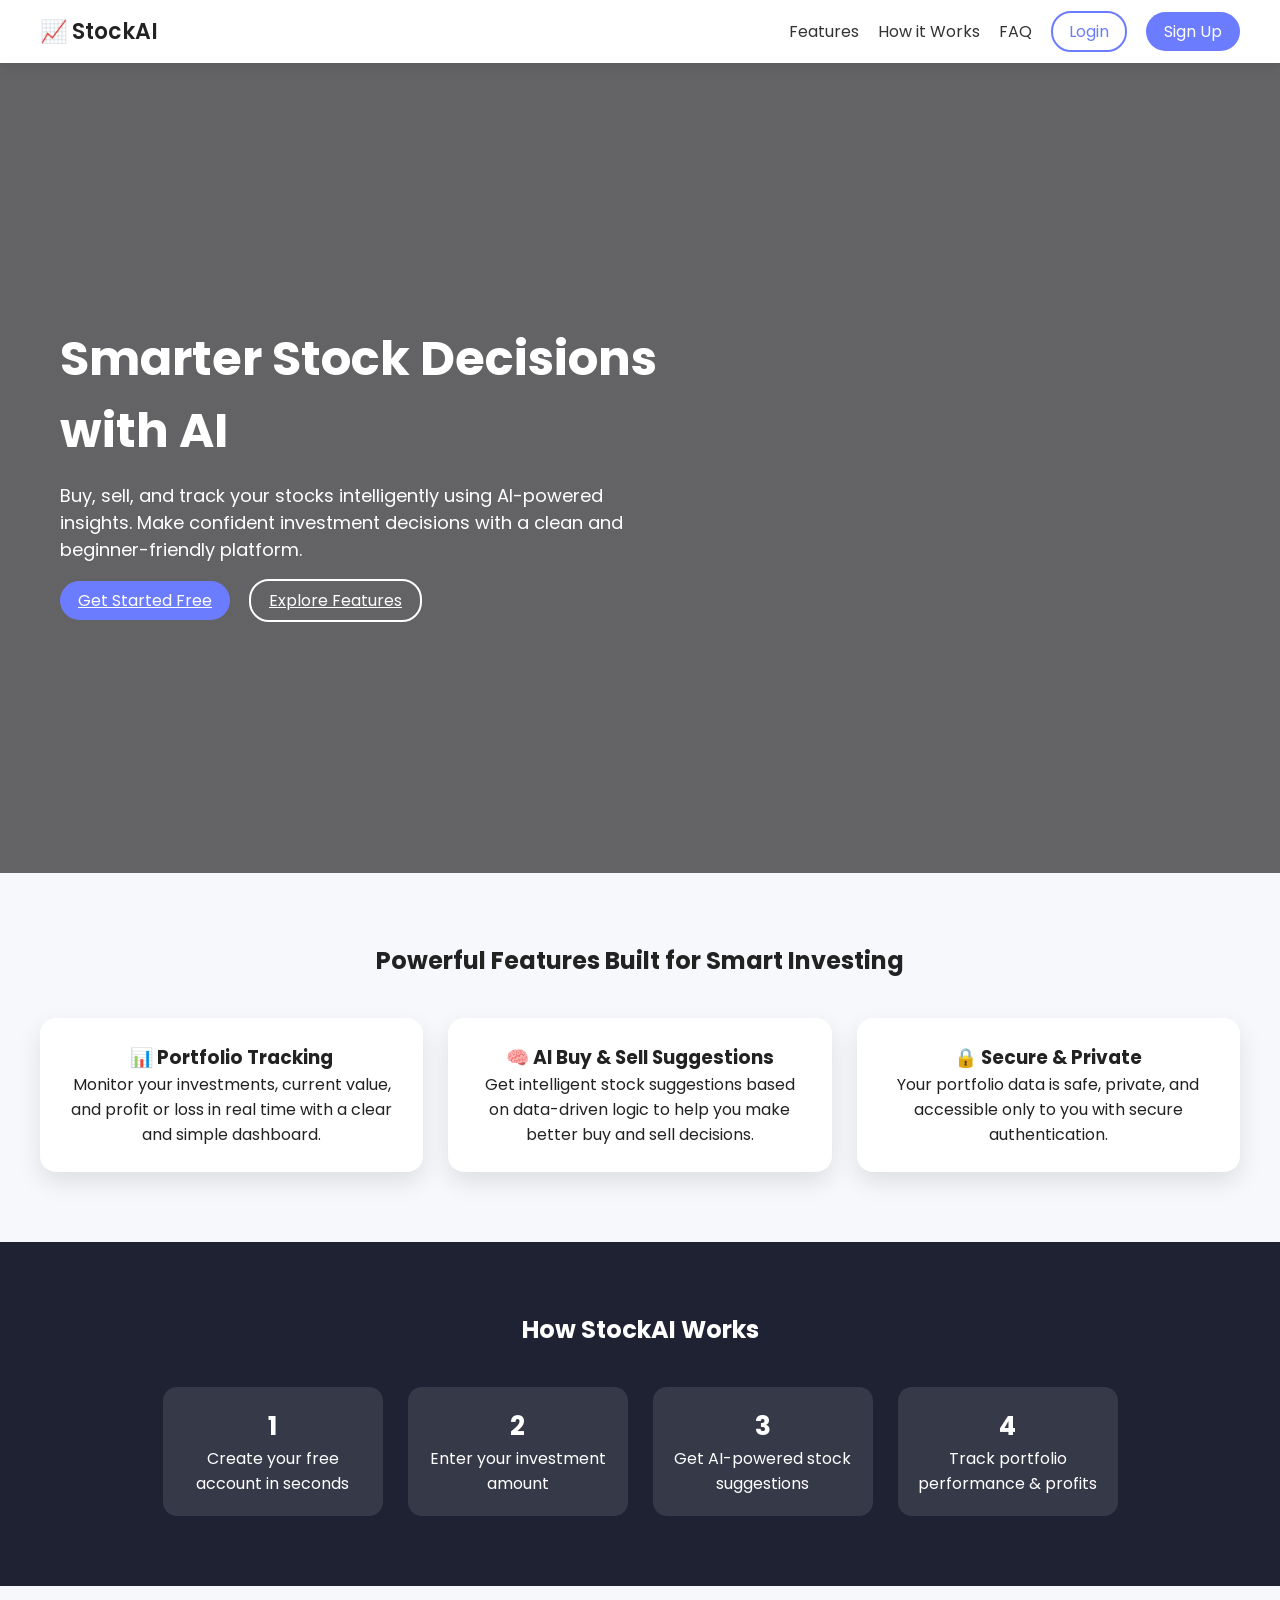
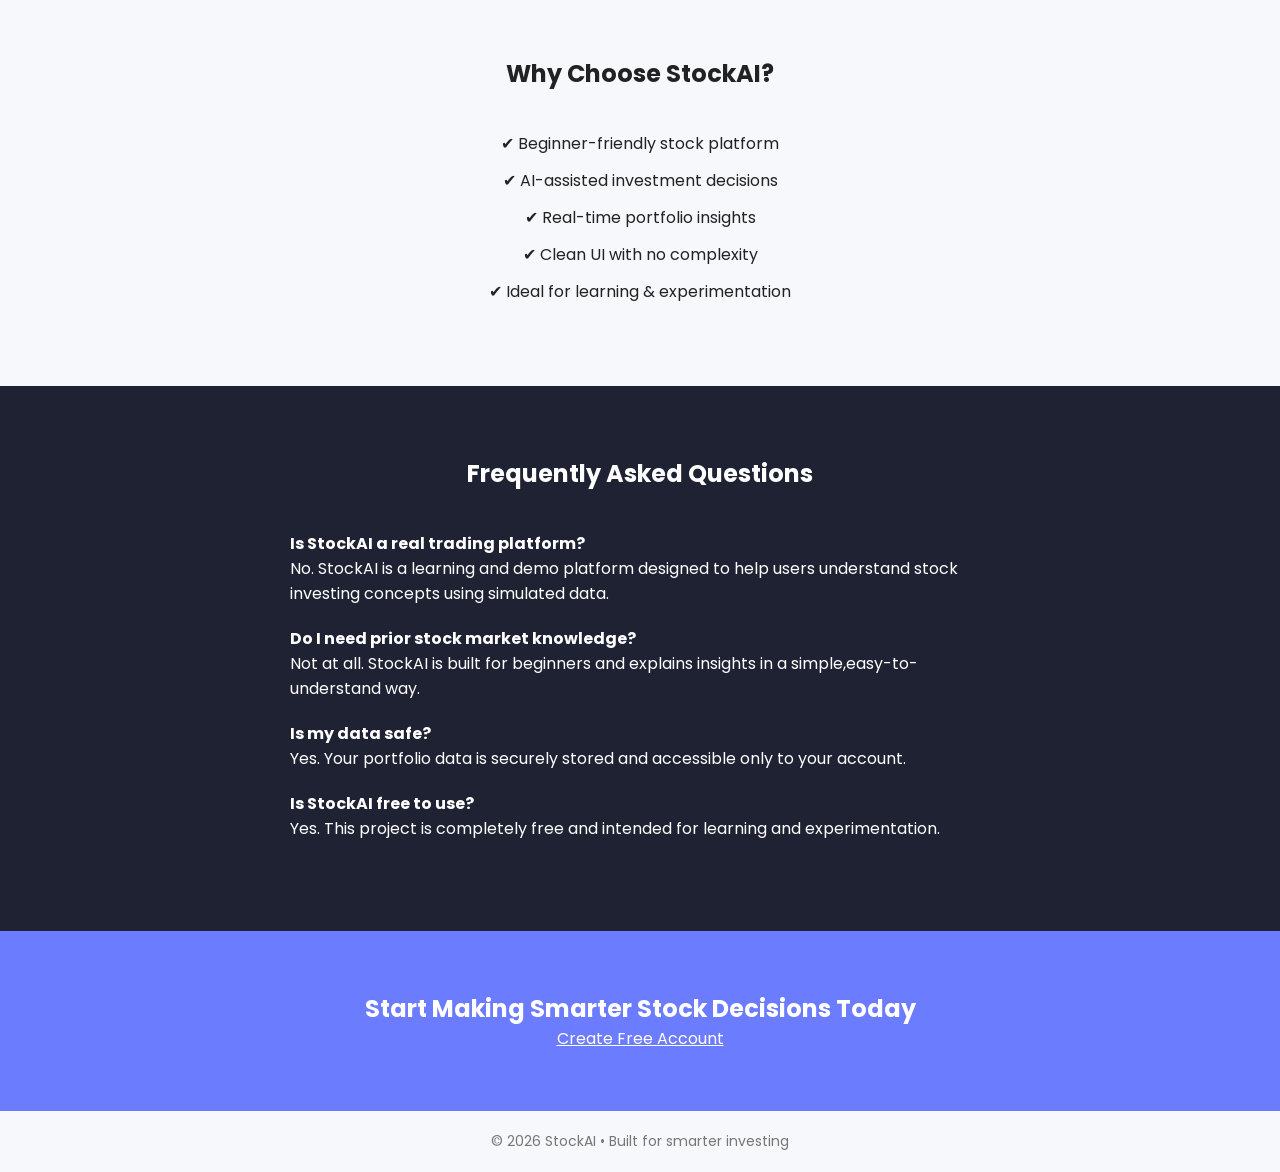
<file: StockAI-main/frontend/index.html>
<!DOCTYPE html>
<html lang="en">
<head>
  <meta charset="UTF-8">
  <meta name="viewport" content="width=device-width, initial-scale=1.0">
  <title>StockAI – Smart Stock Decisions</title>
  <link rel="stylesheet" href="index.css">
  <link href="https://fonts.googleapis.com/css2?family=Poppins:wght@300;400;600&display=swap" rel="stylesheet">
</head>
<body>
  <nav class="navbar">
    <div class="logo">📈 StockAI</div>
    <div class="nav-links">
      <a href="#features">Features</a>
      <a href="#how">How it Works</a>
      <a href="#faq">FAQ</a>
      <a href="login.html" class="btn-outline">Login</a>
      <a href="signup.html" class="btn-primary">Sign Up</a>
    </div>
  </nav>
  <section class="hero">
    <div class="hero-content">
      <h1>Smarter Stock Decisions with AI</h1>
      <p>
        Buy, sell, and track your stocks intelligently using AI-powered insights.
        Make confident investment decisions with a clean and beginner-friendly platform.
      </p>
      <div class="hero-actions">
        <a href="signup.html" class="btn-primary">Get Started Free</a>
        <a href="#features" class="btn-outline-light">Explore   Features</a>
      </div>
    </div>
  </section>
  <section id="features" class="section">
    <h2>Powerful Features Built for Smart Investing</h2>
    <div class="features-grid">
      <div class="feature-card">
        <h3>📊 Portfolio Tracking</h3>
        <p>
          Monitor your investments, current value, and profit or loss in real time with a clear and simple dashboard.
        </p>
      </div>
      <div class="feature-card">
        <h3>🧠 AI Buy & Sell Suggestions</h3>
        <p>
          Get intelligent stock suggestions based on data-driven logic to help you make better buy and sell decisions.
        </p>
      </div>
      <div class="feature-card">
        <h3>🔒 Secure & Private</h3>
        <p>
          Your portfolio data is safe, private, and accessible only to you with secure authentication.
        </p>
      </div>
    </div>
  </section>
  <section id="how" class="section dark">
    <h2>How StockAI Works</h2>
    <div class="steps">
      <div class="step">
        <span>1</span>
        <p>Create your free account in seconds</p>
      </div>
      <div class="step">
        <span>2</span>
        <p>Enter your investment amount</p>
      </div>
      <div class="step">
        <span>3</span>
        <p>Get AI-powered stock suggestions</p>
      </div>
      <div class="step">
        <span>4</span>
        <p>Track portfolio performance & profits</p>
      </div>
    </div>
  </section>
  <section class="section">
    <h2>Why Choose StockAI?</h2>
    <ul class="why-list">
      <li>✔ Beginner-friendly stock platform</li>
      <li>✔ AI-assisted investment decisions</li>
      <li>✔ Real-time portfolio insights</li>
      <li>✔ Clean UI with no complexity</li>
      <li>✔ Ideal for learning & experimentation</li>
    </ul>
  </section>
  <section id="faq" class="section dark">
    <h2>Frequently Asked Questions</h2>
    <div class="faq">
      <div class="faq-item">
        <h4>Is StockAI a real trading platform?</h4>
        <p> No. StockAI is a learning and demo platform designed to help users understand stock investing concepts using simulated data.</p>
      </div>
      <div class="faq-item">
        <h4>Do I need prior stock market knowledge?</h4>
        <p>Not at all. StockAI is built for beginners and explains insights in a simple,easy-to-understand way.</p>
      </div>
      <div class="faq-item">
        <h4>Is my data safe?</h4>
        <p>Yes. Your portfolio data is securely stored and accessible only to your account.</p>
      </div>
      <div class="faq-item">
        <h4>Is StockAI free to use?</h4>
        <p>Yes. This project is completely free and intended for learning and experimentation.</p>
      </div>
    </div>
  </section>
  <section class="cta">
    <h2>Start Making Smarter Stock Decisions Today</h2>
    <a href="signup.html" class="btn-primary">Create Free Account</a>
  </section>
  <footer class="footer">
    <p>© 2026 StockAI • Built for smarter investing</p>
  </footer>
  </body>
</html>
</file>
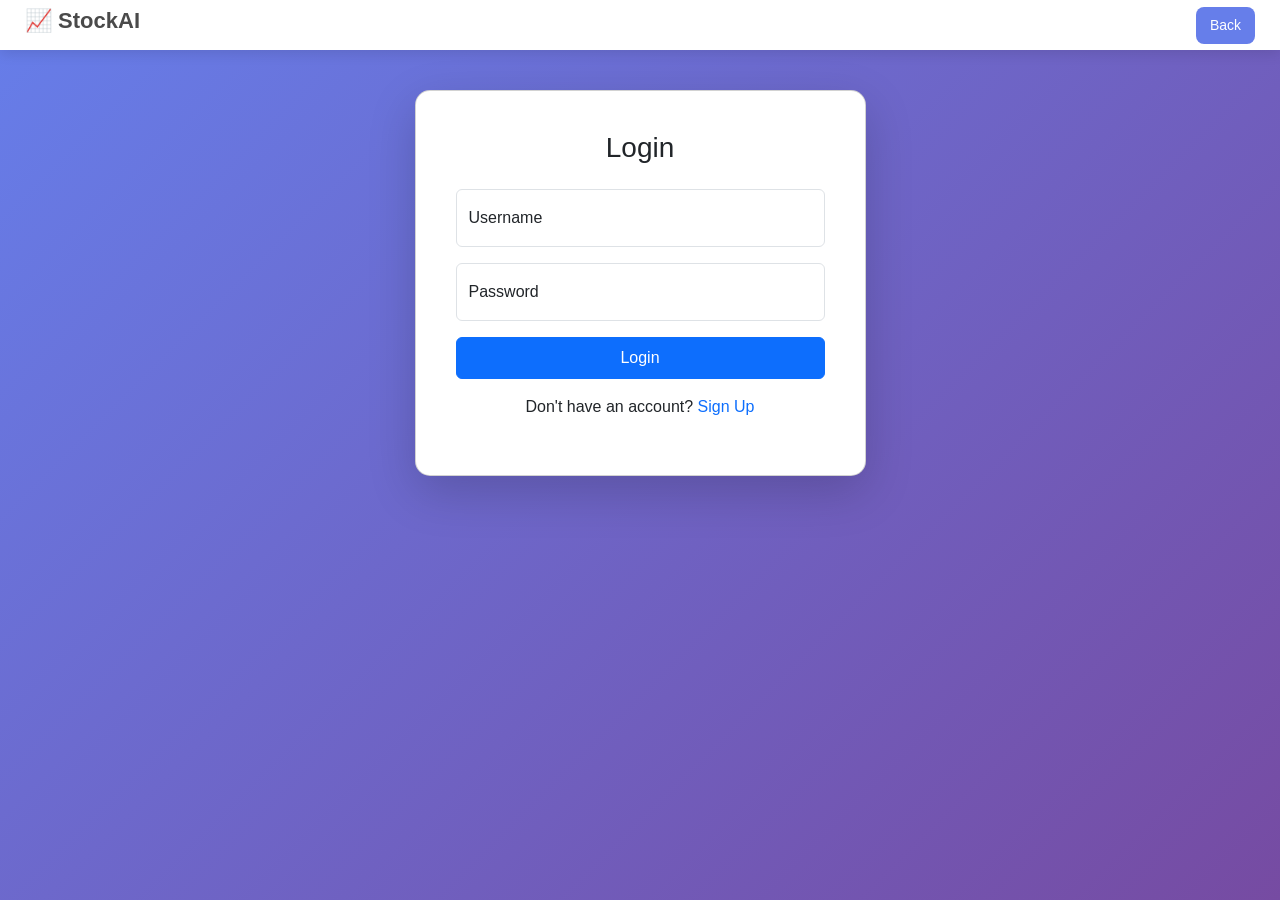
<file: StockAI-main/frontend/buy.html>
<!DOCTYPE html>
<html>
<head>
  <title>Buy Stocks</title>
  <link rel="stylesheet" href="buy.css">
</head>
<body>
  <nav class="navbar">
    <h1 class="nav-title">📈 Buy Stocks</h1>
    <div class="nav-actions">
      <button class="nav-btn" onclick="navigate('home')">Back</button>
      <button class="nav-btn logout" onclick="logout()">Logout</button>
    </div>
  </nav>
  <input id="amount" placeholder="Enter amount">
  <button onclick="getBuySuggestions()">Get Suggestions</button>
  <h3 id="topHeading" class="hidden">🏆 Top 2 Picks</h3>
  <div id="top-picks" class="cards-container"></div>
  <h3 id="otherHeading" class="hidden">Other Suggestions</h3>
  <div id="suggestions" class="cards-container"></div>
  <script src="script.js"></script>
  <script>
  function logout() {
    localStorage.clear();
    window.location.href = "index.html";
  }
  </script>
</body>
</html>
</file>
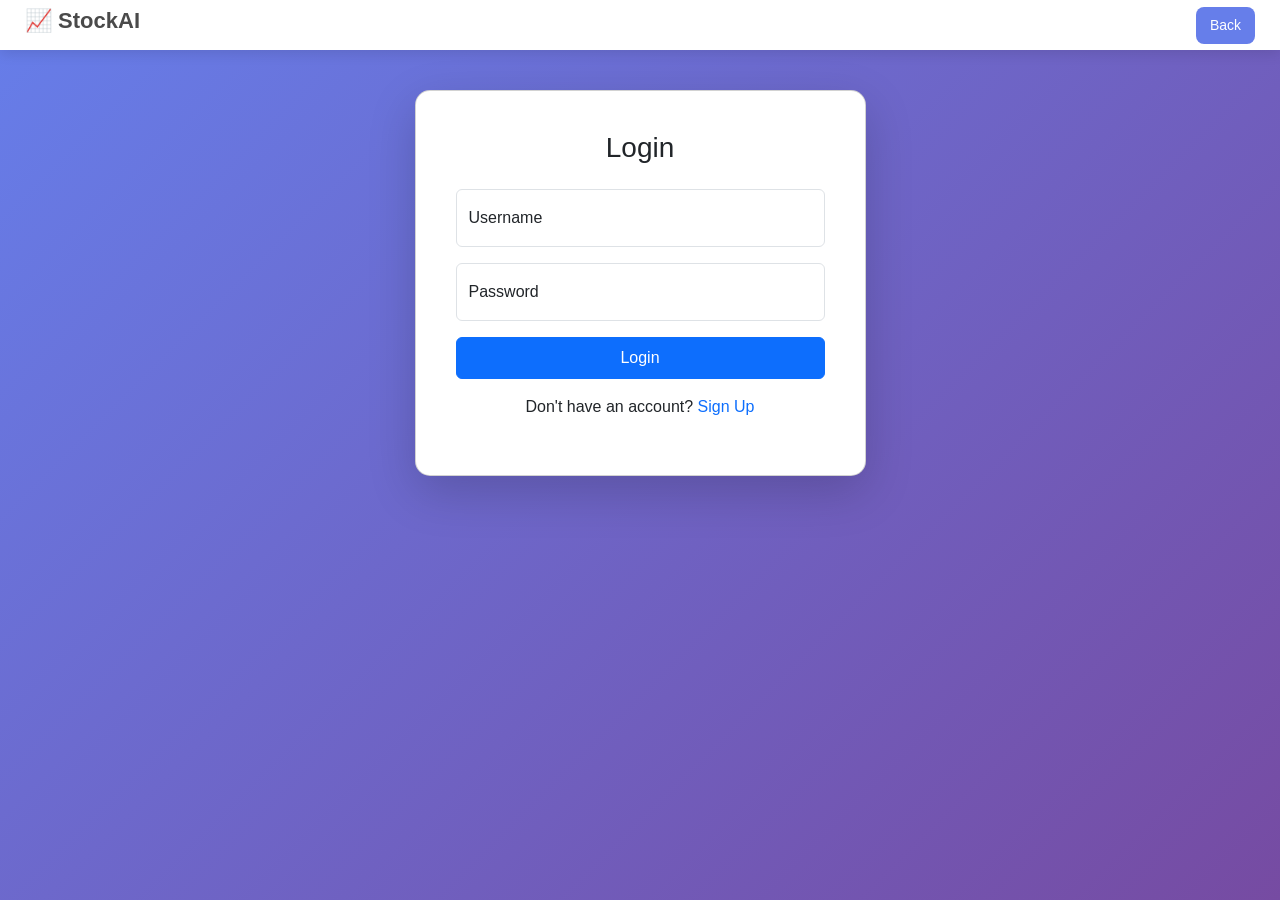
<file: StockAI-main/frontend/home.html>
<!DOCTYPE html>
<html lang="en">
<head>
  <meta charset="UTF-8" />
  <title>Home - Stock AI</title>
  <link rel="stylesheet" href="home.css" />
  <link href="https://fonts.googleapis.com/css2?family=Poppins:wght@300;500;600&display=swap" rel="stylesheet">
</head>
<body>
  <nav class="navbar">
    <h1 class="nav-title">📈 StockAI</h1>
    <div class="nav-actions">
      <button class="nav-btn logout" onclick="logout()">Logout</button>
    </div>
  </nav>
  <div class="container">
    <header class="header">
      <h1>👋 Welcome, <span id="user">Trader</span></h1>
      <p>Your AI-powered stock assistant</p>
    </header>
    <div class="card-grid">
      <div class="card buy" onclick="navigate('buy')">
        <h2>💰 Buy Stocks</h2>
        <p>Invest smartly with AI insights</p>
      </div>
      <div class="card sell" onclick="navigate('sell')">
        <h2>💸 Sell Stocks</h2>
        <p>Exit at the right time</p>
      </div>
      <div class="card portfolio" onclick="navigate('profile')">
        <h2>📊 My Portfolio</h2>
        <p>Track your growth</p>
      </div>
    </div>
  </div>
  <script src="script.js"></script>
  <script>
  const user = localStorage.getItem("loggedInUser");
  if (!user) {
    window.location.href = "login.html";
  } else {
    document.getElementById("user").innerText = user;
  }
  function navigate(page) {
    window.location.href = page + ".html";
  }
  </script>
  <script>
  function logout() {
    localStorage.clear();
    window.location.href = "index.html";
  }
  </script>
</body>
</html>
</file>
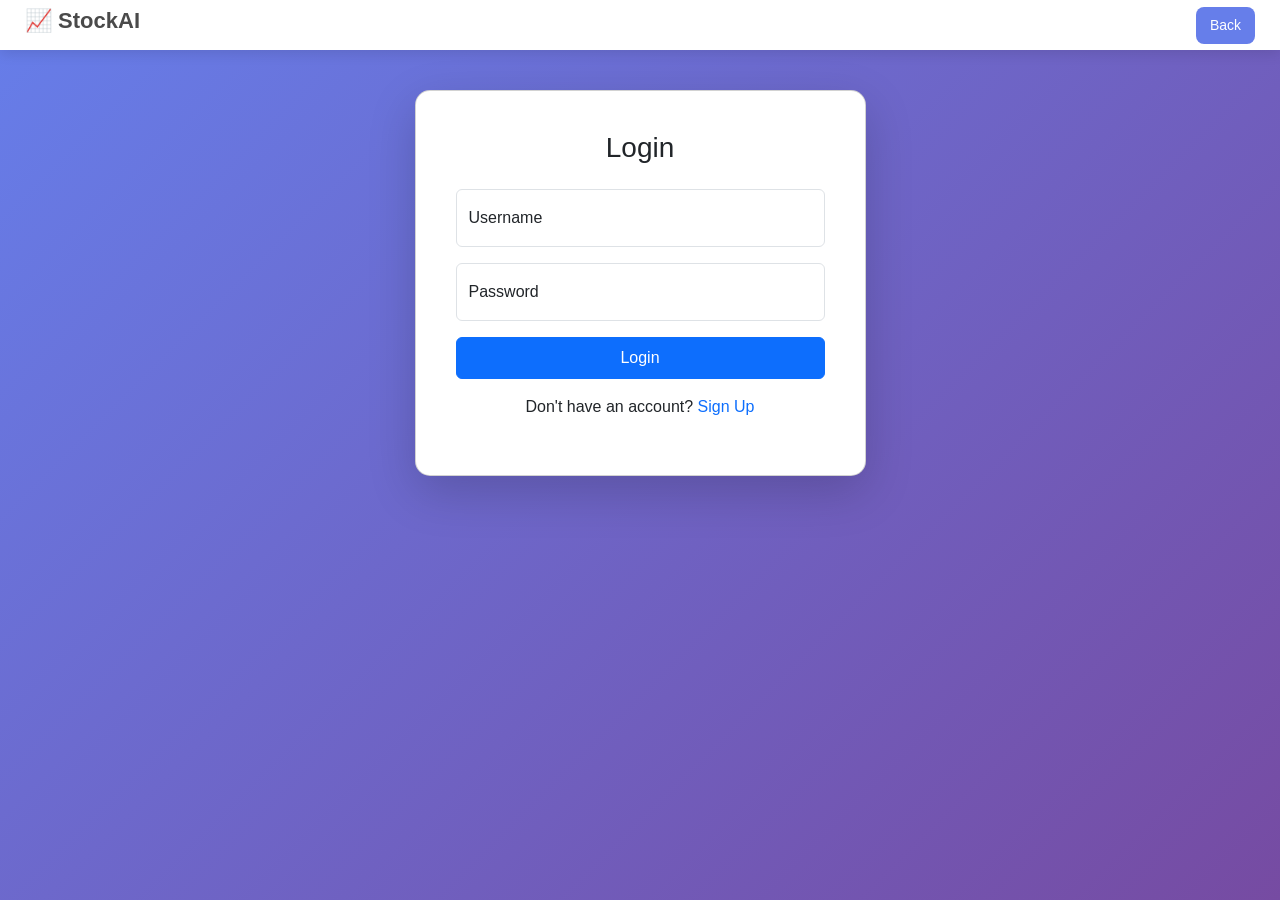
<file: StockAI-main/frontend/login.html>
<!-- <!DOCTYPE html>
<html lang="en">
<head>
  <meta charset="UTF-8">
  <title>Login</title>
  <meta name="viewport" content="width=device-width, initial-scale=1.0">
  <link href="https://cdn.jsdelivr.net/npm/bootstrap@5.3.2/dist/css/bootstrap.min.css" rel="stylesheet">
  <style>
    body {
      min-height: 100vh;
      background: linear-gradient(135deg, #667eea, #764ba2);
      display: flex;
      align-items: center;
      justify-content: center;
    }
    .login-card {
      border-radius: 15px;
    }
  </style>
</head>
<body>
  <div class="container">
    <div class="row justify-content-center">
      <div class="col-md-5">
        <div class="card login-card shadow-lg p-4">
          <div class="card-body">
            <h3 class="text-center mb-4">Login</h3>
            <form onsubmit="login(event)">
              <div class="form-floating mb-3">
                <input type="text" class="form-control" id="username" placeholder="Name">
                <label>UserName</label>
              </div>
              <div class="form-floating mb-3">
                <input type="password" class="form-control" id="password" placeholder="Password">
                <label>Password</label>
              </div>
              <button type="submit" class="btn btn-primary w-100 py-2">Login</button>
            </form>
            <p class="text-center mt-3">Don't have an account?<a href="signup.html" class="text-decoration-none">Sign Up</a></p>
          </div>
        </div>
      </div>
    </div>
  </div>
  <script src="https://cdn.jsdelivr.net/npm/bootstrap@5.3.2/dist/js/bootstrap.bundle.min.js"></script>
  <script>
    function login(event) {
      event.preventDefault();
      const username = document.getElementById("username").value.trim();
      const password = document.getElementById("password").value.trim();
      fetch("http://127.0.0.1:5000/login", {
        method: "POST",
        headers: { "Content-Type": "application/json" },
        body: JSON.stringify({ username, password })
      })
      .then(res => res.json())
      .then(data => {
        if (data.message === "Login successful") {
          localStorage.setItem("loggedInUser", username);
          window.location.href = "home.html";
        } else {
          alert(data.message);
        }
      });
    }
  </script>
  <script>
    function goBack() {
      window.location.href = "index.html";
    }
  </script>
</body>
</html> -->

<!DOCTYPE html>
<html lang="en">
<head>
  <meta charset="UTF-8">
  <title>Login</title>
  <meta name="viewport" content="width=device-width, initial-scale=1.0">

  <!-- Bootstrap (only for form) -->
  <link href="https://cdn.jsdelivr.net/npm/bootstrap@5.3.2/dist/css/bootstrap.min.css" rel="stylesheet">

  <style>
    * {
      margin: 0;
      padding: 0;
      box-sizing: border-box;
      font-family: "Poppins", sans-serif;
    }

    body {
      min-height: 100vh;
      background: linear-gradient(135deg, #667eea, #764ba2);
      padding: 90px 20px 20px; /* space for fixed navbar */
    }

    /* SAME NAVBAR AS SIGNUP / BUY */
    .navbar {
      position: fixed;
      top: 0;
      left: 0;
      width: 100%;
      height: 50px;
      background: #ffffff;
      display: flex;
      align-items: center;
      justify-content: space-between;
      padding: 0 25px;
      box-shadow: 0 4px 12px rgba(0, 0, 0, 0.1);
      z-index: 1000;
    }

    .nav-title {
      font-size: 22px;
      font-weight: 600;
      color: #4a4a4a;
    }

    .nav-actions {
      display: flex;
      gap: 12px;
    }

    .nav-btn {
      border: none;
      background: #667eea;
      color: white;
      padding: 8px 14px;
      border-radius: 8px;
      cursor: pointer;
      font-size: 14px;
      transition: 0.3s;
    }

    .nav-btn:hover {
      background: #5563d1;
    }

    .login-card {
      border-radius: 15px;
    }
  </style>
</head>

<body>

  <!-- ✅ NAVBAR -->
  <nav class="navbar">
    <h1 class="nav-title">📈 StockAI</h1>
    <div class="nav-actions">
      <button class="nav-btn" onclick="goBack()">Back</button>
    </div>
  </nav>

  <!-- ✅ LOGIN FORM -->
  <div class="container">
    <div class="row justify-content-center">
      <div class="col-md-5">
        <div class="card login-card shadow-lg p-4">
          <div class="card-body">
            <h3 class="text-center mb-4">Login</h3>

            <form onsubmit="login(event)">
              <div class="form-floating mb-3">
                <input type="text" class="form-control" id="username" placeholder="Username">
                <label>Username</label>
              </div>

              <div class="form-floating mb-3">
                <input type="password" class="form-control" id="password" placeholder="Password">
                <label>Password</label>
              </div>

              <button type="submit" class="btn btn-primary w-100 py-2">
                Login
              </button>
            </form>

            <p class="text-center mt-3">
              Don't have an account?
              <a href="signup.html" class="text-decoration-none">Sign Up</a>
            </p>

          </div>
        </div>
      </div>
    </div>
  </div>

  <!-- JS -->
  <script>
    function goBack() {
      window.location.href = "index.html";
    }

    function login(event) {
      event.preventDefault();

      const username = document.getElementById("username").value.trim();
      const password = document.getElementById("password").value.trim();

      fetch("http://127.0.0.1:5000/login", {
        method: "POST",
        headers: { "Content-Type": "application/json" },
        body: JSON.stringify({ username, password })
      })
      .then(res => res.json())
      .then(data => {
        if (data.message === "Login successful") {
          localStorage.setItem("loggedInUser", username);
          window.location.href = "home.html";
        } else {
          alert(data.message);
        }
      });
    }
  </script>

</body>
</html>
</file>
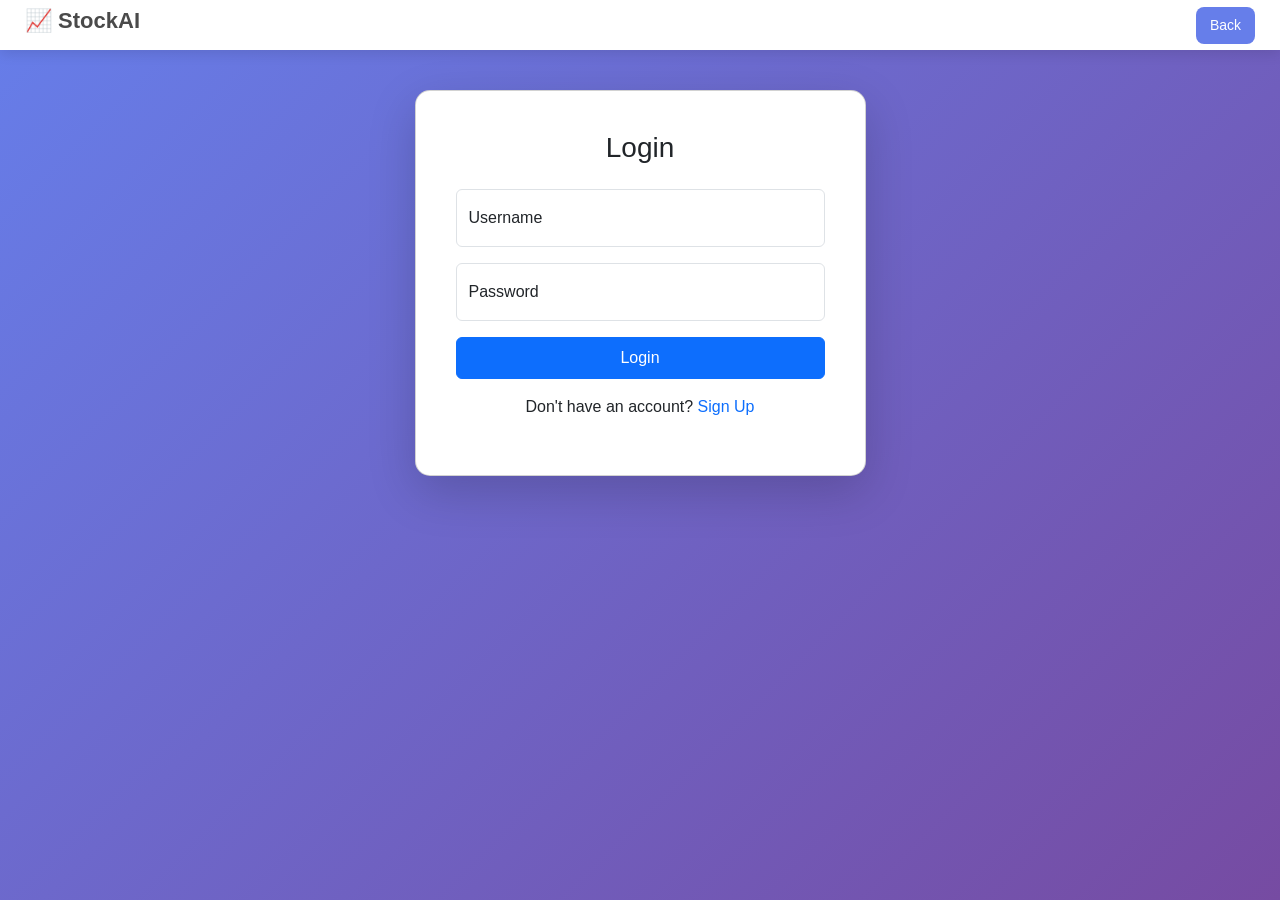
<file: StockAI-main/frontend/profile.html>
<!DOCTYPE html>
<html lang="en">
<head>
  <meta charset="UTF-8">
  <meta name="viewport" content="width=device-width, initial-scale=1.0">
  <title>My Portfolio</title>
  <link rel="stylesheet" href="profile.css">
</head>
<body>
  <nav class="navbar">
    <h1 class="nav-title">📊 My Portfolio</h1>
    <div class="nav-actions">
      <button class="nav-btn" onclick="navigate('home')">Back</button>
      <button class="nav-btn logout" onclick="logout()">Logout</button>
    </div>
  </nav>
  <main class="page-container">
    <section class="summary-card">
      <h3>Portfolio Summary</h3>
      <div class="summary-grid">
        <div>
          <span>Total Invested</span>
          <strong>₹<span id="total-invested">0</span></strong>
        </div>
        <div>
          <span>Current Value</span>
          <strong>₹<span id="current-value">0</span></strong>
        </div>
        <div>
          <span>Profit / Loss</span>
          <strong>
            ₹<span id="profit-loss">0</span>
            <span id="direction">↑</span>
          </strong>
        </div>
      </div>
    </section>
    <h3 class="section-title">Your Stocks</h3>
    <div id="portfolio" class="cards-container"></div>
  </main>
  <script src="script.js"></script>
  <script>
    function renderPortfolio(data) {
      let totalInvested = 0, totalCurrent = 0;
      data.stocks.forEach(s => {
        totalInvested += s.invested;
        totalCurrent += s.current_value;
      });
      const profit = totalCurrent - totalInvested;
      document.getElementById("total-invested").innerText = totalInvested.toFixed(2);
      document.getElementById("current-value").innerText = totalCurrent.toFixed(2);
      document.getElementById("profit-loss").innerText = profit.toFixed(2);
      document.getElementById("direction").innerText = profit >=0 ? "↑" : "↓";
      document.getElementById("portfolio").innerHTML =
        data.stocks.map(p => `
        <div class="card">
          <p><b>${p.symbol}</b></p>
          <p>Qty: ${p.quantity}</p>
          <p>Invested: ₹${p.invested.toFixed(2)}</p>
          <p>Current: ₹${p.current_value.toFixed(2)}</p>
          <p>Profit: ₹${(p.current_value - p.invested).toFixed(2)}</p>
        </div>
      `).join("");
    }
  </script>
  <script>
  function logout() {
    localStorage.clear();
    window.location.href = "index.html";
  }
  </script>
</body>
</html>
</file>
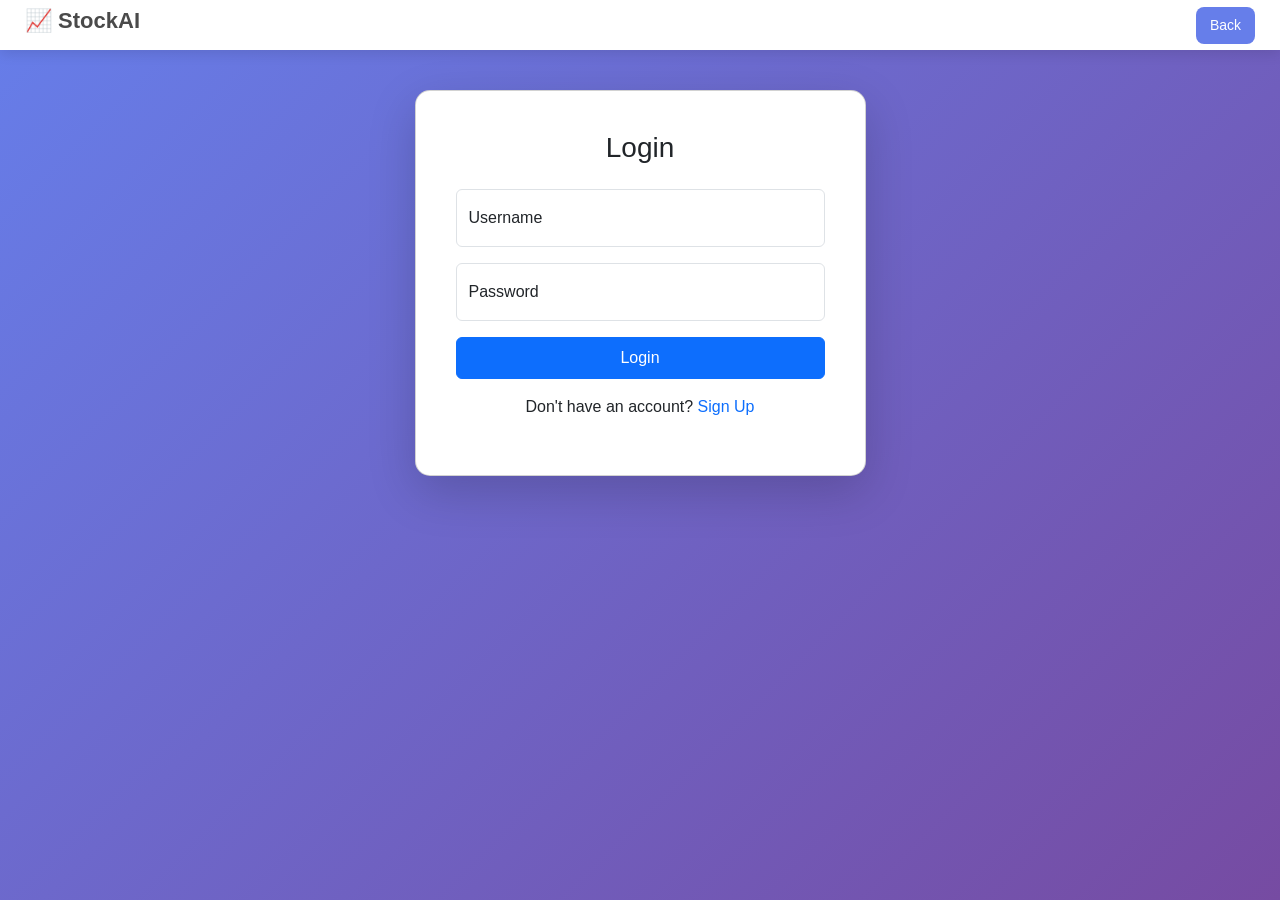
<file: StockAI-main/frontend/sell.html>
<!DOCTYPE html>
<html lang="en">
<head>
  <meta charset="UTF-8">
  <meta name="viewport" content="width=device-width, initial-scale=1.0">
  <title>Sell Stocks</title>
  <link rel="stylesheet" href="sell.css">
</head>
<body>
  <nav class="navbar">
    <h1 class="nav-title">📈 Sell Stocks</h1>
    <div class="nav-actions">
      <button class="nav-btn" onclick="navigate('home')">Back</button>
      <button class="nav-btn logout" onclick="logout()">Logout</button>
    </div>
  </nav>
  <h3 id="topHeading" class="hidden">🏆 Top 2 Stocks to Sell</h3>
  <div id="top-picks" class="cards-container"></div>
  <h3 id="otherHeading" class="hidden">Other Stocks</h3>
  <div id="portfolio" class="cards-container"></div>
  <script src="script.js"></script>
  <script>
    function renderSellPage(data) {
    const topHeading = document.getElementById("topHeading");
    const otherHeading = document.getElementById("otherHeading");
    const topPicks = document.getElementById("top-picks");
    const portfolio = document.getElementById("portfolio");
    topPicks.innerHTML = "";
    portfolio.innerHTML = "";
    if (!data.stocks || data.stocks.length === 0) {
      topHeading.classList.add("hidden");
      otherHeading.classList.add("hidden");
      portfolio.innerHTML = `
        <div class="empty-state">
          <h3 class="none">📉 No stocks to sell</h3>
          <p>Please buy stocks first.</p>
          <button onclick="navigate('buy')">Buy Stocks</button>
        </div>
        `;
      return;
    }
    topHeading.classList.remove("hidden");
    otherHeading.classList.remove("hidden");
    data.stocks.sort(
      (a, b) => (b.current_value - b.invested) - (a.current_value - a.invested)
    );
    topPicks.innerHTML = data.stocks.slice(0, 2).map(s => `
      <div class="card">
        <p><b>${s.symbol}</b></p>
        <p>Qty: ${s.quantity}</p>
        <p>Invested: ₹${s.invested.toFixed(2)}</p>
        <p>Current: ₹${s.current_value.toFixed(2)}</p>
        <p class="${s.current_value - s.invested >= 0 ? 'profit' : 'loss'}">
            Profit/Loss: ₹${(s.current_value - s.invested).toFixed(2)}
        </p>
        <input id="sell-${s.symbol}" type="number" min="1" max="${s.quantity}" value="1">
        <button onclick="sellStock('${s.symbol}', document.getElementById('sell-${s.symbol}').value)">Sell</button>
      </div>
    `).join("");
    portfolio.innerHTML = data.stocks.slice(2).map(s => `
      <div class="card">
        <p><b>${s.symbol}</b></p>
        <p>Qty: ${s.quantity}</p>
        <p>Invested: ₹${s.invested.toFixed(2)}</p>
        <p>Current: ₹${s.current_value.toFixed(2)}</p>
        <p class="${s.current_value - s.invested >= 0 ? 'profit' : 'loss'}">
            Profit/Loss: ₹${(s.current_value - s.invested).toFixed(2)}
        </p>
        <input id="sell-${s.symbol}" type="number" min="1" max="${s.quantity}" value="1">
        <button onclick="sellStock('${s.symbol}', document.getElementById('sell-${s.symbol}').value)">Sell</button>
      </div>
    `).join("");
    }
  </script>
  <script>
  function logout() {
    localStorage.clear();
    window.location.href = "index.html";
  }
  </script>
</body>
</html>
</file>
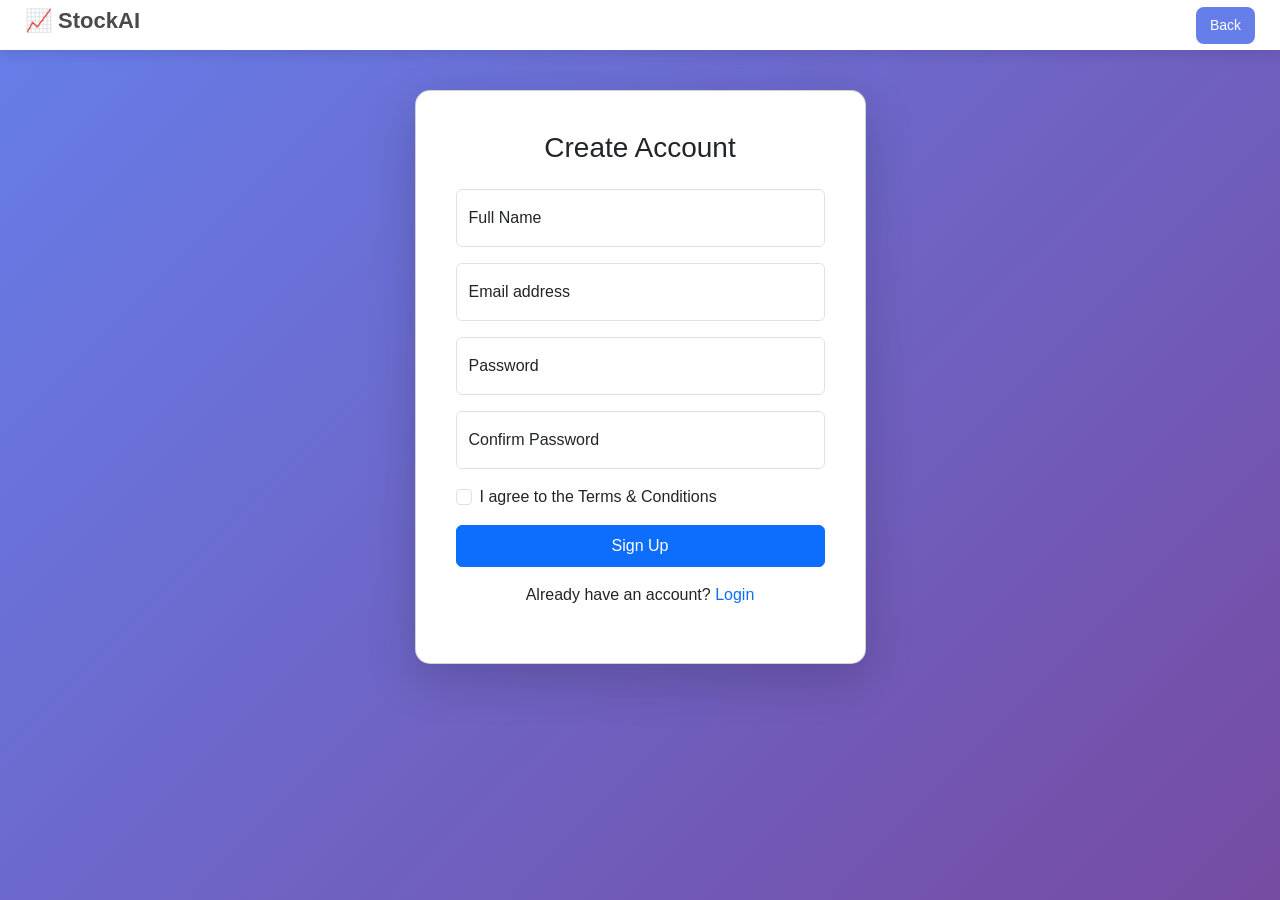
<file: StockAI-main/frontend/signup.html>
<!DOCTYPE html>
<html lang="en">
<head>
  <meta charset="UTF-8">
  <title>Sign Up</title>
  <meta name="viewport" content="width=device-width, initial-scale=1.0">
  <link href="https://cdn.jsdelivr.net/npm/bootstrap@5.3.2/dist/css/bootstrap.min.css" rel="stylesheet">
  <style>
    * {
      margin: 0;
      padding: 0;
      box-sizing: border-box;
      font-family: "Poppins", sans-serif;
    }

    body {
      min-height: 100vh;
      background: linear-gradient(135deg, #667eea, #764ba2);
      padding: 90px 20px 20px; 
    }
    .navbar {
      position: fixed;
      top: 0;
      left: 0;
      width: 100%;
      height: 50px;
      background: #ffffff;
      display: flex;
      align-items: center;
      justify-content: space-between;
      padding: 0 25px;
      box-shadow: 0 4px 12px rgba(0, 0, 0, 0.1);
      z-index: 1000;
    }
    .nav-title {
      font-size: 22px;
      font-weight: 600;
      color: #4a4a4a;
    }
    .nav-actions {
      display: flex;
      gap: 12px;
    }
    .nav-btn {
      border: none;
      background: #667eea;
      color: white;
      padding: 8px 14px;
      border-radius: 8px;
      cursor: pointer;
      font-size: 14px;
      transition: 0.3s;
    }
    .nav-btn:hover {
      background: #5563d1;
    }
    .signup-card {
      border-radius: 15px;
    }
  </style>
</head>

<body>
  <nav class="navbar">
    <h1 class="nav-title">📈 StockAI</h1>
    <div class="nav-actions">
      <button class="nav-btn" onclick="goBack()">Back</button>
    </div>
  </nav>
  <div class="container">
    <div class="row justify-content-center">
      <div class="col-md-6 col-lg-5">
        <div class="card signup-card shadow-lg p-4">
          <div class="card-body">
            <h3 class="text-center mb-4">Create Account</h3>

            <form onsubmit="signup(event)">
              <div class="form-floating mb-3">
                <input type="text" class="form-control" id="name" placeholder="Full Name">
                <label for="name">Full Name</label>
              </div>

              <div class="form-floating mb-3">
                <input type="email" class="form-control" id="email" placeholder="Email">
                <label for="email">Email address</label>
              </div>

              <div class="form-floating mb-3">
                <input type="password" class="form-control" id="password" placeholder="Password">
                <label for="password">Password</label>
              </div>

              <div class="form-floating mb-3">
                <input type="password" class="form-control" id="confirmPassword" placeholder="Confirm Password">
                <label for="confirmPassword">Confirm Password</label>
              </div>

              <div class="form-check mb-3">
                <input class="form-check-input" type="checkbox" id="terms">
                <label class="form-check-label" for="terms">
                  I agree to the Terms & Conditions
                </label>
              </div>

              <button type="submit" class="btn btn-primary w-100 py-2">
                Sign Up
              </button>
            </form>

            <p class="text-center mt-3">
              Already have an account?
              <a href="login.html" class="text-decoration-none">Login</a>
            </p>

          </div>
        </div>
      </div>
    </div>
  </div>

  <!-- JS -->
  <script>
    function goBack() {
      window.location.href = "index.html";
    }
  </script>
  <script>
    function signup(event) {
      event.preventDefault();
      const username = document.getElementById("name").value.trim();
      const password = document.getElementById("password").value.trim();
      const confirmPassword = document.getElementById("confirmPassword").value.trim();
      const terms = document.getElementById("terms").checked;
      if (!username || !password || !confirmPassword) {
        alert("All fields are required");
        return;
      }
      if (password.length < 6) {
        alert("Password must be at least 6 characters");
        return;
      }
      if (password !== confirmPassword) {
        alert("Passwords do not match");
        return;
      }
      if (!terms) {
        alert("You must agree to the terms & conditions");
        return;
      }
      fetch("http://127.0.0.1:5000/signup", {
        method: "POST",
        headers: { "Content-Type": "application/json" },
        body: JSON.stringify({ username, password, confirm_password: confirmPassword })
      })
      .then(res => res.json())
      .then(data => {
        alert(data.message);
        if (data.message === "Signup successful") {
          window.location.href = "login.html";
        }
      });
    }
  </script>
</body>
</html>
</file>
<file: StockAI-main/frontend/index.css>
* {
  margin: 0;
  padding: 0;
  box-sizing: border-box;
  font-family: "Poppins", sans-serif;
}
body {
  background: #f7f8fc;
  color: #222;
}
.navbar {
  position: sticky;
  top: 0;
  background: white;
  padding: 15px 40px;
  display: flex;
  justify-content: space-between;
  align-items: center;
  box-shadow: 0 4px 10px rgba(0,0,0,0.08);
  z-index: 100;
}
.logo {
  font-weight: 600;
  font-size: 22px;
}
.nav-links a {
  margin-left: 15px;
  text-decoration: none;
  color: #333;
}
.btn-primary {
  background: #6c7cff;
  color: white !important;
  padding: 8px 18px;
  border-radius: 20px;
}
.btn-outline {
  border: 2px solid #6c7cff;
  color: #6c7cff !important;
  padding: 7px 16px;
  border-radius: 20px;
}
.btn-outline-light {
  border: 2px solid white;
  color: white;
  padding: 8px 18px;
  border-radius: 20px;
}
.hero {
  min-height: 90vh;
  background:
    linear-gradient(rgba(0,0,0,0.6), rgba(0,0,0,0.6)),
    url("https://img.freepik.com/free-photo/panoramic-view-dubai-city-illuminated-neon-spectrum_23-2151305340.jpg")
    no-repeat center center / cover;
  display: flex;
  align-items: center;
  padding: 60px;
  color: white;
}
.hero-content {
  max-width: 600px;
}
.hero h1 {
  font-size: 48px;
  margin-bottom: 15px;
}
.hero p {
  font-size: 18px;
  margin-bottom: 25px;
}
.hero-actions a {
  margin-right: 15px;
}
.section {
  padding: 70px 40px;
  text-align: center;
}
.section.dark {
  background: #1f2233;
  color: white;
}
.section h2 {
  margin-bottom: 40px;
}
.features-grid {
  display: grid;
  grid-template-columns: repeat(auto-fit, minmax(240px, 1fr));
  gap: 25px;
}
.feature-card {
  background: white;
  padding: 25px;
  border-radius: 16px;
  box-shadow: 0 10px 25px rgba(0,0,0,0.1);
}
.steps {
  display: flex;
  flex-wrap: wrap;
  justify-content: center;
  gap: 25px;
}
.step {
  background: rgba(255,255,255,0.1);
  padding: 20px;
  border-radius: 14px;
  width: 220px;
}
.step span {
  font-size: 26px;
  font-weight: bold;
}
.why-list {
  list-style: none;
  max-width: 500px;
  margin: auto;
}
.why-list li {
  margin-bottom: 12px;
}
.faq {
  max-width: 700px;
  margin: auto;
  text-align: left;
}
.faq-item {
  margin-bottom: 20px;
}
.cta {
  padding: 60px;
  background: #6c7cff;
  color: white;
  text-align: center;
}
.footer {
  padding: 20px;
  text-align: center;
  font-size: 14px;
  color: #777;
}
</file>
<file: StockAI-main/frontend/buy.css>
* {
  margin: 0;
  padding: 0;
  box-sizing: border-box;
  font-family: "Poppins", sans-serif;
}
body {
  min-height: 100vh;
  background: linear-gradient(135deg, #0f2027, #203a43, #2c5364);
  color: #333;
  padding: 80px 20px 20px;
}
.navbar {
  position: fixed;
  top: 0;
  left: 0;
  width: 100%;
  height: 70px;
  background: #ffffff;
  display: flex;
  align-items: center;
  justify-content: space-between;
  padding: 0 25px;
  box-shadow: 0 4px 12px rgba(0, 0, 0, 0.1);
  z-index: 1000;
}
.nav-title {
  font-size: 22px;
  font-weight: 600;
  color: #4a4a4a;
}
.nav-btn {
  border: none;
  background: #667eea;
  color: white;
  padding: 8px 14px;
  border-radius: 8px;
  cursor: pointer;
  font-size: 14px;
  transition: 0.3s;
  margin-bottom: 0;
}
.nav-actions {
  display: flex;
  gap: 12px;
}
.nav-btn:hover {
  background: #5563d1;
}
.logout {
  background: #ff4d4d;
}
.logout:hover {
  background: #e13c3c;
}
h3 {
  margin-bottom: 20px;
  color: #ffffff;
}
input {
  width: 100%;
  max-width: 300px;
  margin: 0 auto 15px;
  display: block;
  padding: 10px;
  border-radius: 8px;
  border: none;
  outline: none;
}
.hidden {
  display: none;
}
button {
  display: block;
  margin: 0 auto 30px;
  padding: 10px 20px;
  border-radius: 8px;
  border: none;
  background: #00c9a7;
  color: white;
  font-weight: 500;
  cursor: pointer;
  transition: 0.3s;
}
button:hover {
  background: #00b095;
}
.cards-container {
  display: grid;
  grid-template-columns: repeat(auto-fit, minmax(220px, 1fr));
  gap: 20px;
  margin-bottom: 30px;
}
.card {
  background: #ffffff;
  padding: 18px;
  border-radius: 15px;
  box-shadow: 0 8px 20px rgba(0, 0, 0, 0.15);
  transition: transform 0.3s ease;
}
.card:hover {
  transform: translateY(-5px);
}
.card p {
  margin-bottom: 8px;
  font-size: 14px;
}
.card button {
  width: 100%;
  margin-top: 10px;
  background: #667eea;
}
.card button:hover {
  background: #5563d1;
}
@media (max-width: 600px) {
  .nav-title {
    font-size: 18px;
  }
}
</file>
<file: StockAI-main/frontend/home.css>
* {
  margin: 0;
  padding: 0;
  box-sizing: border-box;
  font-family: 'Poppins', sans-serif;
}
body {
  height: 100vh;
  background: linear-gradient(135deg, #0f2027, #203a43, #2c5364);
  display: flex;
  justify-content: center;
  align-items: center;
  color: #fff;
}
.navbar {
  position: fixed;
  top: 0;
  left: 0;
  width: 100%;
  height: 70px;
  background: #ffffff;
  display: flex;
  align-items: center;
  justify-content: space-between;
  padding: 0 25px;
  box-shadow: 0 4px 12px rgba(0, 0, 0, 0.1);
  z-index: 1000;
}
.nav-title {
  font-size: 22px;
  font-weight: 600;
  color: #4a4a4a;
}
.nav-btn {
  border: none;
  background: #667eea;
  color: white;
  padding: 8px 14px;
  border-radius: 8px;
  cursor: pointer;
  font-size: 14px;
  transition: 0.3s;
  margin-bottom: 0;
}
.nav-actions {
  display: flex;
  gap: 12px;
}
.logout {
  background: #ff4d4d;
}
.logout:hover {
  background: #e13c3c;
}
.container {
  width: 90%;
  max-width: 900px;
}
.header {
  text-align: center;
  margin-bottom: 40px;
}
.header h1 {
  font-size: 2.5rem;
  margin-bottom: 8px;
}
.header p {
  opacity: 0.8;
}
.card-grid {
  display: grid;
  grid-template-columns: repeat(auto-fit, minmax(250px, 1fr));
  gap: 20px;
}
.card {
  padding: 30px;
  border-radius: 16px;
  cursor: pointer;
  transition: transform 0.3s ease, box-shadow 0.3s ease;
  background: rgba(255, 255, 255, 0.12);
  backdrop-filter: blur(10px);
}
.card h2 {
  margin-bottom: 10px;
}
.card p {
  opacity: 0.85;
  font-size: 0.95rem;
}
.card:hover {
  transform: translateY(-10px);
  box-shadow: 0 20px 40px rgba(0,0,0,0.3);
}
.buy { border-left: 5px solid #00e676; }
.sell { border-left: 5px solid #ff5252; }
.portfolio { border-left: 5px solid #40c4ff; }
</file>
<file: StockAI-main/frontend/profile.css>
* {
  margin: 0;
  padding: 0;
  box-sizing: border-box;
  font-family: "Poppins", sans-serif;
}
body {
  min-height: 100vh;
  background: linear-gradient(135deg, #0f2027, #203a43, #2c5364);
  /* background: linear-gradient(135deg, #667eea, #764ba2); */
  padding-top: 80px;
}
.navbar {
  position: fixed;
  top: 0;
  width: 100%;
  height: 70px;
  background: #ffffff;
  display: flex;
  justify-content: space-between;
  align-items: center;
  padding: 0 25px;
  box-shadow: 0 4px 12px rgba(0, 0, 0, 0.1);
  z-index: 1000;
}
.nav-title {
  font-size: 22px;
  font-weight: 600;
}
.nav-actions {
  display: flex;
  gap: 12px;
}
.nav-btn {
  border: none;
  background: #667eea;
  color: white;
  padding: 8px 14px;
  border-radius: 8px;
  cursor: pointer;
}
.logout {
  background: #ff4d4d;
}
.page-container {
  padding: 20px;
}
.summary-card {
  background: #ffffff;
  padding: 20px;
  border-radius: 16px;
  box-shadow: 0 8px 20px rgba(0,0,0,0.15);
  margin-bottom: 30px;
}
.summary-card h3 {
  margin-bottom: 15px;
}
.summary-grid {
  display: grid;
  grid-template-columns: repeat(auto-fit, minmax(150px, 1fr));
  gap: 20px;
}
.summary-grid span {
  font-size: 14px;
  color: #666;
}
.summary-grid strong {
  display: block;
  font-size: 18px;
  margin-top: 4px;
}
.section-title {
  color: #ffffff;
  margin: 20px 0 10px;
}
.cards-container {
  display: grid;
  grid-template-columns: repeat(auto-fit, minmax(220px, 1fr));
  gap: 20px;
}
.card {
  background: #ffffff;
  padding: 18px;
  border-radius: 15px;
  box-shadow: 0 8px 20px rgba(0,0,0,0.15);
}
.card p {
  margin-bottom: 6px;
}
.chart-card {
  background: #ffffff;
  margin-top: 30px;
  padding: 20px;
  border-radius: 16px;
  box-shadow: 0 8px 20px rgba(0,0,0,0.15);
}
#profit-loss {
  color: #00b894;
}
#direction {
  margin-left: 4px;
}
</file>
<file: StockAI-main/frontend/sell.css>
* {
  margin: 0;
  padding: 0;
  box-sizing: border-box;
  font-family: "Poppins", sans-serif;
}
body {
  min-height: 100vh;
  background: linear-gradient(135deg, #0f2027, #203a43, #2c5364);
  /* background: linear-gradient(135deg, #667eea, #764ba2); */
  padding-top: 80px;
}
.navbar {
  position: fixed;
  top: 0;
  width: 100%;
  height: 70px;
  background: #ffffff;
  display: flex;
  justify-content: space-between;
  align-items: center;
  padding: 0 25px;
  box-shadow: 0 4px 12px rgba(0, 0, 0, 0.1);
  z-index: 1000;
}
.nav-title {
  font-size: 22px;
  font-weight: 600;
}
.nav-actions {
  display: flex;
  gap: 12px;
}
.nav-btn {
  border: none;
  background: #667eea;
  color: white;
  padding: 8px 14px;
  border-radius: 8px;
  cursor: pointer;
}
.logout {
  background: #ff4d4d;
}
.page-container {
  padding: 20px;
}
h3 {
  color: #ffffff;
  margin: 20px 0 10px;
  margin-left: 20px;
}
.cards-container {
  margin: 20px;
  display: grid;
  grid-template-columns: repeat(auto-fit, minmax(220px, 1fr));
  gap: 20px;
}
.card {
  background: #ffffff;
  padding: 18px;
  border-radius: 15px;
  box-shadow: 0 8px 20px rgba(0, 0, 0, 0.15);
}
.card p {
  margin-bottom: 6px;
}
.card input {
  width: 100%;
  padding: 8px;
  margin-top: 8px;
}
.card button {
  width: 100%;
  margin-top: 10px;
  background: #667eea;
  color: white;
  border: none;
  padding: 8px;
  border-radius: 8px;
  cursor: pointer;
}
.hidden {
  display: none;
}
.none{
  color: #667eea;
}
.empty-state {
  background: white;
  padding: 30px;
  border-radius: 16px;
  text-align: center;
  max-width: 400px;
  margin: 40px auto;
  box-shadow: 0 10px 25px rgba(0,0,0,0.15);
}

.empty-state button {
  margin-top: 15px;
  padding: 10px 18px;
  background: #667eea;
  border: none;
  border-radius: 10px;
  color: white;
  cursor: pointer;
}
.profit {
  color: #16a34a;
  font-weight: 600;
}
.loss {
  color: #dc2626; 
  font-weight: 600;
}
</file>
